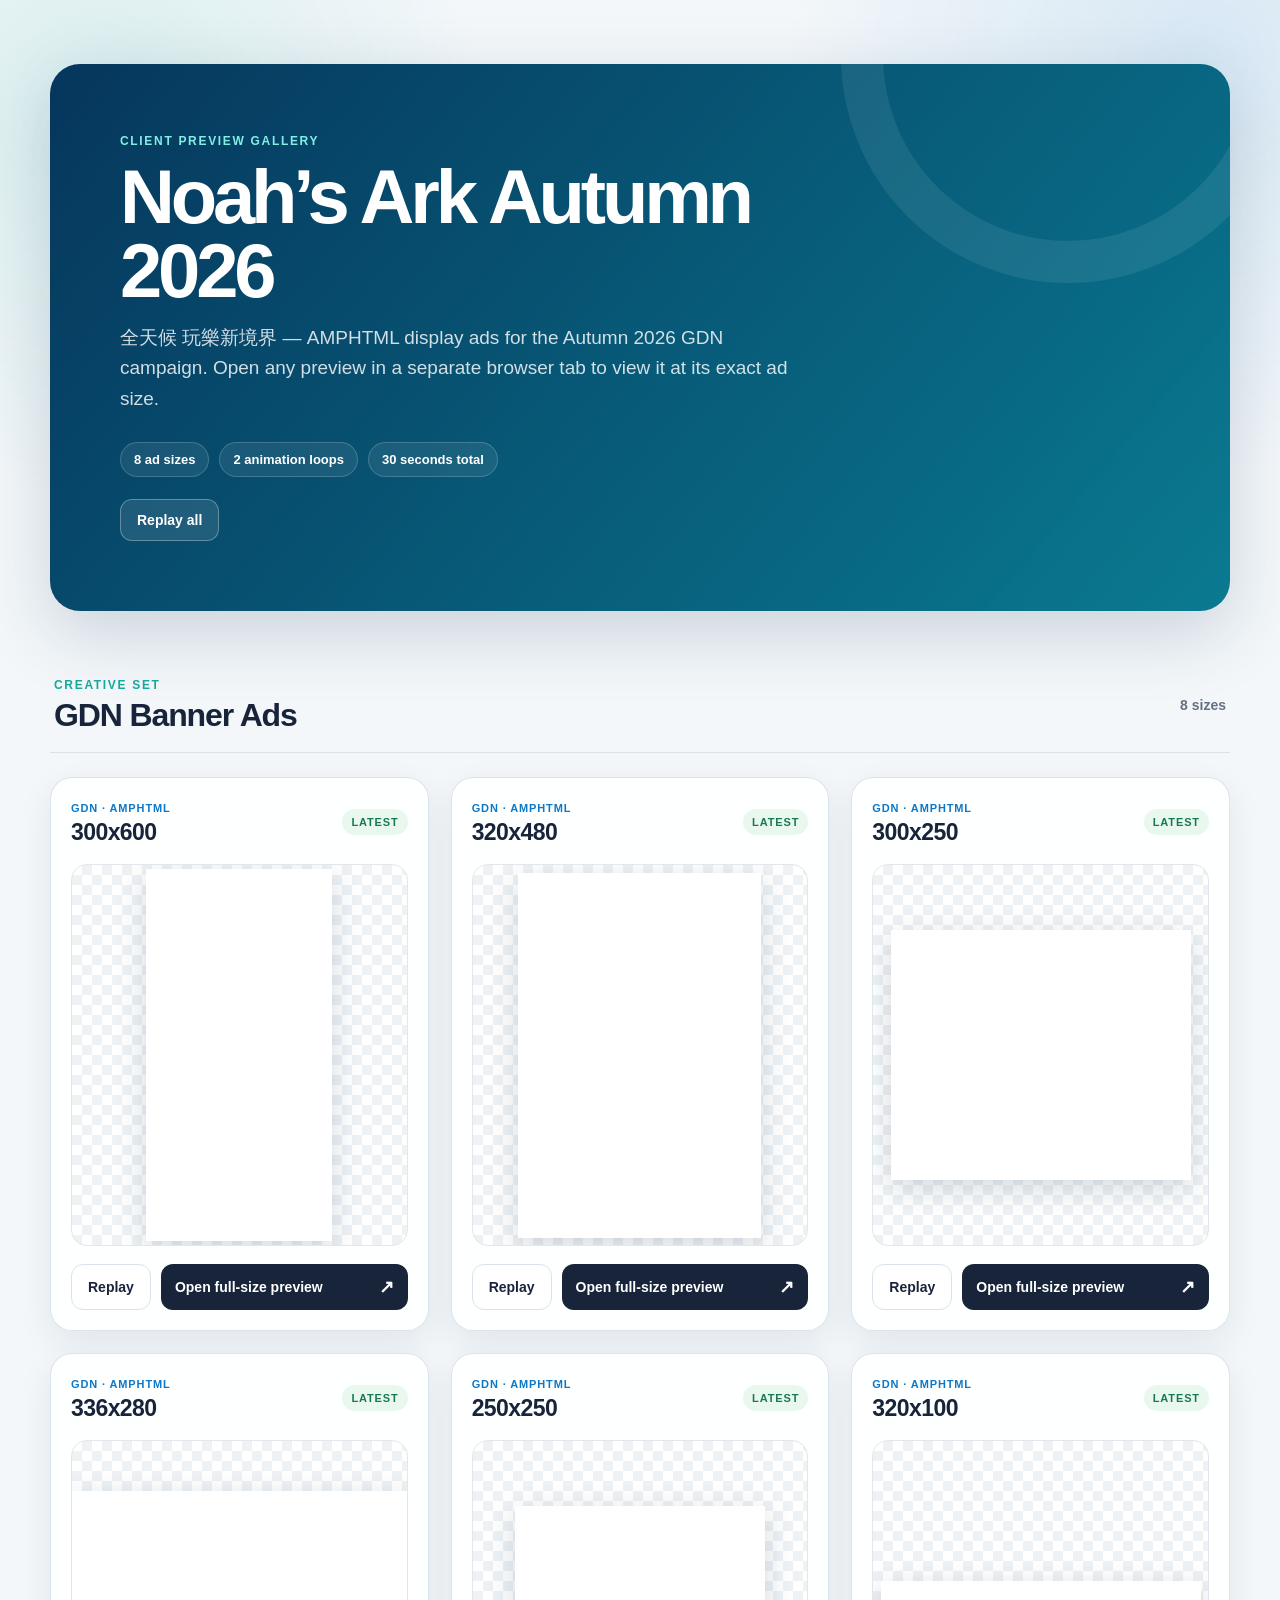
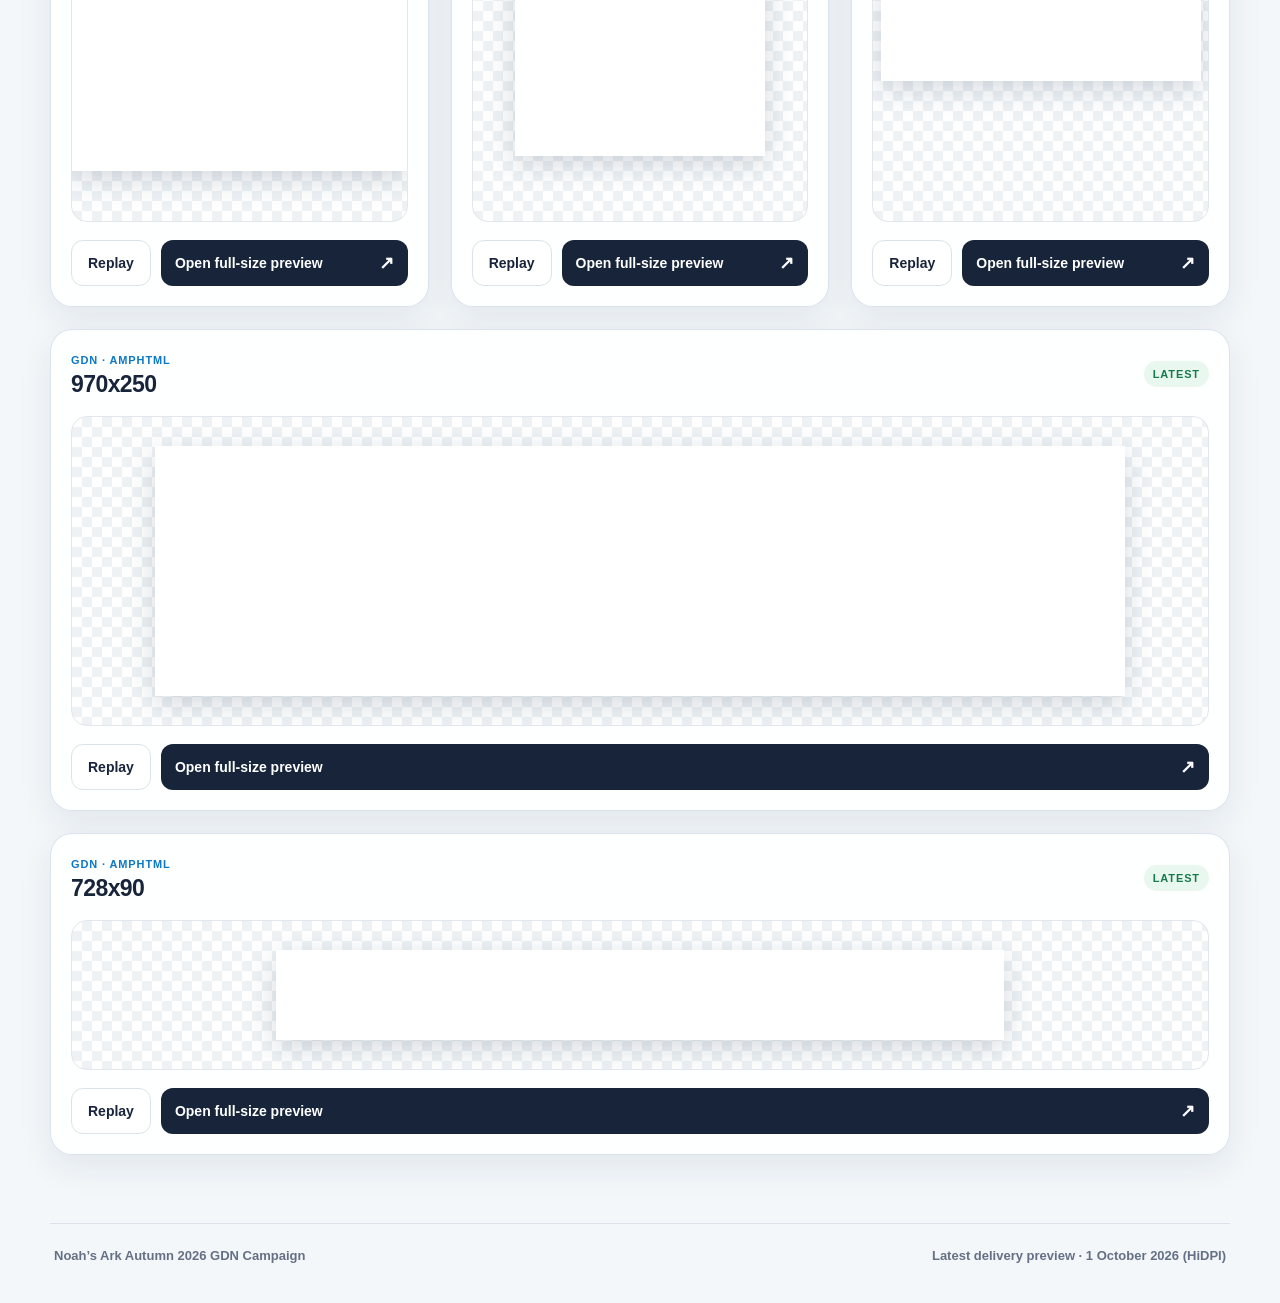
<file: index.html>
<!doctype html>
<html lang="en">
  <head>
    <meta charset="utf-8" />
    <meta name="viewport" content="width=device-width, initial-scale=1" />
    <meta name="description" content="Client previews for the Noah's Ark Autumn 2026 GDN AMPHTML ads." />
    <title>Noah’s Ark Autumn 2026 | AMPHTML Ad Previews</title>
    <link rel="icon" href="./favicon.svg" />
    <link rel="stylesheet" href="./styles.css" />
  </head>
  <body>
    <main>
      <header class="hero">
        <div class="eyebrow">Client preview gallery</div>
        <h1>Noah’s Ark Autumn 2026</h1>
        <p>
          全天候 玩樂新境界 — AMPHTML display ads for the Autumn 2026 GDN campaign.
          Open any preview in a separate browser tab to view it at its exact ad size.
        </p>
        <div class="hero-meta">
          <span>8 ad sizes</span>
          <span>2 animation loops</span>
          <span>30 seconds total</span>
        </div>
        <div class="hero-actions"><button class="replay" type="button" id="replay-all">Replay all</button></div>
      </header>

      <section class="version-section">
        <div class="section-heading">
          <div>
            <span class="section-kicker">Creative set</span>
            <h2>GDN Banner Ads</h2>
          </div>
          <span class="section-count">8 sizes</span>
        </div>
        <div class="ad-grid" id="grid"></div>
      </section>

      <footer>
        <span>Noah’s Ark Autumn 2026 GDN Campaign</span>
        <span>Latest delivery preview · 1 October 2026 (HiDPI)</span>
      </footer>
    </main>

    <script>
      const ads = [
        [300, 600, 0.62],
        [320, 480, 0.76],
        [300, 250, 1],
        [336, 280, 1],
        [250, 250, 1],
        [320, 100, 1],
        [970, 250, 1],
        [728, 90, 1],
      ];
      const grid = document.querySelector("#grid");
      for (const [width, height, scale] of ads) {
        const size = `${width}x${height}`;
        const href = `./ads/${size}/index.html`;
        const card = document.createElement("article");
        card.className = "ad-card" + (width > 600 ? " wide" : "");
        card.innerHTML = `
          <div class="card-heading">
            <div>
              <span class="version-badge">GDN · AMPHTML</span>
              <h3>${size}</h3>
            </div>
            <span class="status">Latest</span>
          </div>
          <div class="preview-stage" style="${width > 600 ? "min-height:" + (height + 60) + "px" : ""}">
            <div class="preview-viewport" style="width:${Math.round(width * scale)}px;height:${Math.round(height * scale)}px">
              <iframe class="ad-frame" style="width:${width}px;height:${height}px;transform:scale(${scale})"
                src="${href}?v=1790944313" title="${size} AMPHTML ad preview" scrolling="no"></iframe>
            </div>
          </div>
          <div class="card-actions">
            <button class="replay" type="button">Replay</button>
            <a class="open-link" href="${href}" target="_blank" rel="noreferrer">Open full-size preview <span aria-hidden="true">↗</span></a>
          </div>`;
        const frame = card.querySelector("iframe");
        card.querySelector(".replay").addEventListener("click", () => { frame.src = href + "?r=" + Date.now(); });
        grid.append(card);
      }
      document.querySelector("#replay-all").addEventListener("click", () => {
        document.querySelectorAll(".ad-frame").forEach((f) => { f.src = f.src.split("?")[0] + "?r=" + Date.now(); });
      });
    </script>
  </body>
</html>
</file>
<file: styles.css>
:root {
  --ink: #17243a;
  --muted: #667085;
  --line: #dbe2ea;
  --blue: #0c78c8;
  --teal: #18a99d;
  --wash: #f3f7fa;
}

* {
  box-sizing: border-box;
}

html {
  background: var(--wash);
}

body {
  margin: 0;
  color: var(--ink);
  background:
    radial-gradient(circle at 8% 4%, rgba(24, 169, 157, 0.12), transparent 24rem),
    radial-gradient(circle at 94% 2%, rgba(12, 120, 200, 0.12), transparent 26rem),
    var(--wash);
  font-family:
    Inter, ui-sans-serif, -apple-system, BlinkMacSystemFont, "Segoe UI",
    sans-serif;
}

main {
  width: min(1180px, calc(100% - 32px));
  margin: 0 auto;
  padding: 64px 0 40px;
}

.hero {
  position: relative;
  overflow: hidden;
  padding: clamp(32px, 6vw, 70px);
  color: white;
  border-radius: 30px;
  background:
    linear-gradient(130deg, rgba(6, 54, 92, 0.96), rgba(10, 127, 149, 0.92)),
    #073d64;
  box-shadow: 0 22px 70px rgba(17, 50, 75, 0.18);
}

.hero::after {
  content: "";
  position: absolute;
  width: 370px;
  height: 370px;
  top: -235px;
  right: -65px;
  border: 42px solid rgba(255, 255, 255, 0.08);
  border-radius: 50%;
}

.eyebrow,
.section-kicker {
  font-size: 12px;
  font-weight: 800;
  letter-spacing: 0.14em;
  text-transform: uppercase;
}

.eyebrow {
  color: #82eee4;
}

.hero h1 {
  max-width: 760px;
  margin: 12px 0 14px;
  font-size: clamp(38px, 7vw, 76px);
  line-height: 0.98;
  letter-spacing: -0.055em;
}

.hero p {
  max-width: 680px;
  margin: 0;
  color: rgba(255, 255, 255, 0.82);
  font-size: clamp(16px, 2vw, 19px);
  line-height: 1.6;
}

.hero-meta {
  display: flex;
  flex-wrap: wrap;
  gap: 10px;
  margin-top: 28px;
}

.hero-meta span {
  padding: 9px 13px;
  font-size: 13px;
  font-weight: 700;
  border: 1px solid rgba(255, 255, 255, 0.18);
  border-radius: 999px;
  background: rgba(255, 255, 255, 0.08);
}

.version-section {
  margin-top: 64px;
}

.section-heading,
.card-heading,
footer {
  display: flex;
  align-items: center;
  justify-content: space-between;
}

.section-heading {
  padding: 0 4px 18px;
  border-bottom: 1px solid var(--line);
}

.section-kicker {
  color: var(--teal);
}

.section-heading h2 {
  margin: 4px 0 0;
  font-size: 32px;
  letter-spacing: -0.035em;
}

.section-count {
  color: var(--muted);
  font-size: 14px;
  font-weight: 700;
}

.ad-grid {
  display: grid;
  grid-template-columns: repeat(3, minmax(0, 1fr));
  gap: 22px;
  margin-top: 24px;
}

.ad-card {
  min-width: 0;
  padding: 20px;
  border: 1px solid rgba(215, 224, 233, 0.9);
  border-radius: 22px;
  background: rgba(255, 255, 255, 0.92);
  box-shadow: 0 12px 34px rgba(23, 36, 58, 0.08);
}

.version-badge,
.status {
  display: inline-block;
  font-size: 11px;
  font-weight: 800;
  letter-spacing: 0.08em;
  text-transform: uppercase;
}

.version-badge {
  color: var(--blue);
}

.version-b {
  color: var(--teal);
}

.card-heading h3 {
  margin: 3px 0 0;
  font-size: 23px;
  letter-spacing: -0.025em;
}

.status {
  padding: 7px 9px;
  color: #18794e;
  border-radius: 999px;
  background: #e9f8ef;
}

.preview-stage {
  display: grid;
  min-height: 382px;
  margin: 18px 0;
  place-items: center;
  overflow: hidden;
  border: 1px solid #e1e7ed;
  border-radius: 16px;
  background:
    linear-gradient(45deg, #eef2f5 25%, transparent 25%),
    linear-gradient(-45deg, #eef2f5 25%, transparent 25%),
    linear-gradient(45deg, transparent 75%, #eef2f5 75%),
    linear-gradient(-45deg, transparent 75%, #eef2f5 75%),
    white;
  background-position:
    0 0,
    0 10px,
    10px -10px,
    -10px 0;
  background-size: 20px 20px;
}

.preview-viewport {
  position: relative;
  flex: none;
  overflow: hidden;
  box-shadow: 0 8px 28px rgba(22, 45, 72, 0.18);
}

.ad-frame {
  display: block;
  transform-origin: top left;
  border: 0;
  background: white;
}

.open-link {
  display: flex;
  align-items: center;
  justify-content: space-between;
  padding: 12px 14px;
  color: white;
  font-size: 14px;
  font-weight: 800;
  text-decoration: none;
  border-radius: 12px;
  background: var(--ink);
  transition:
    transform 160ms ease,
    background 160ms ease;
}

.open-link:hover {
  transform: translateY(-1px);
  background: var(--blue);
}

.open-link span {
  font-size: 18px;
}

footer {
  gap: 18px;
  margin-top: 68px;
  padding: 24px 4px 0;
  color: var(--muted);
  font-size: 13px;
  font-weight: 650;
  border-top: 1px solid var(--line);
}

@media (max-width: 920px) {
  .ad-grid {
    grid-template-columns: repeat(2, minmax(0, 1fr));
  }
}

@media (max-width: 620px) {
  main {
    width: min(100% - 20px, 460px);
    padding-top: 10px;
  }

  .hero {
    padding: 34px 24px;
    border-radius: 22px;
  }

  .version-section {
    margin-top: 46px;
  }

  .ad-grid {
    grid-template-columns: 1fr;
  }

  .preview-stage {
    min-height: 366px;
  }

  footer {
    align-items: flex-start;
    flex-direction: column;
  }
}

.ad-card.wide {
  grid-column: 1 / -1;
}

.card-actions {
  display: flex;
  gap: 10px;
}

.card-actions .open-link {
  flex: 1;
}

.replay {
  padding: 12px 16px;
  color: var(--ink);
  font: inherit;
  font-size: 14px;
  font-weight: 800;
  border: 1px solid var(--line);
  border-radius: 12px;
  background: white;
  cursor: pointer;
}

.replay:hover {
  border-color: var(--teal);
  color: var(--teal);
}

.hero-actions {
  margin-top: 22px;
}

.hero-actions .replay {
  color: white;
  border-color: rgba(255, 255, 255, 0.3);
  background: rgba(255, 255, 255, 0.1);
}
</file>
